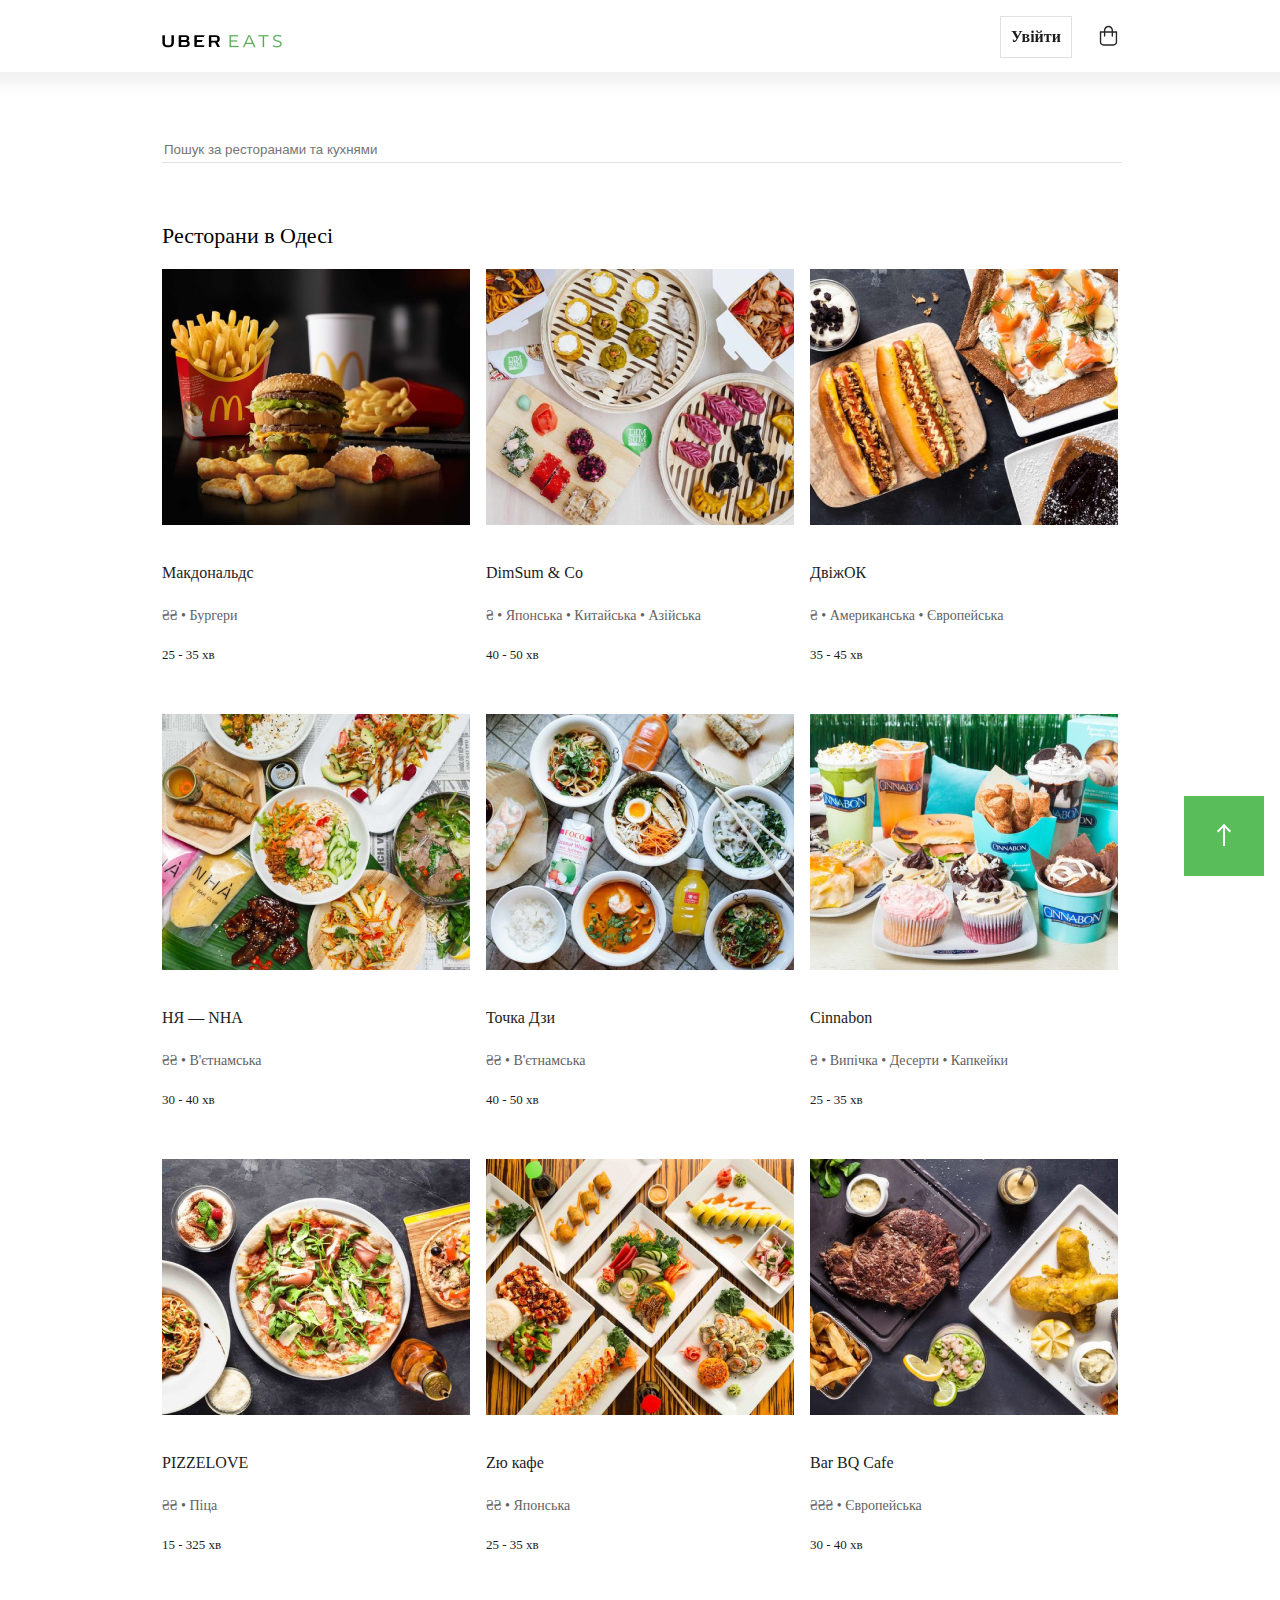
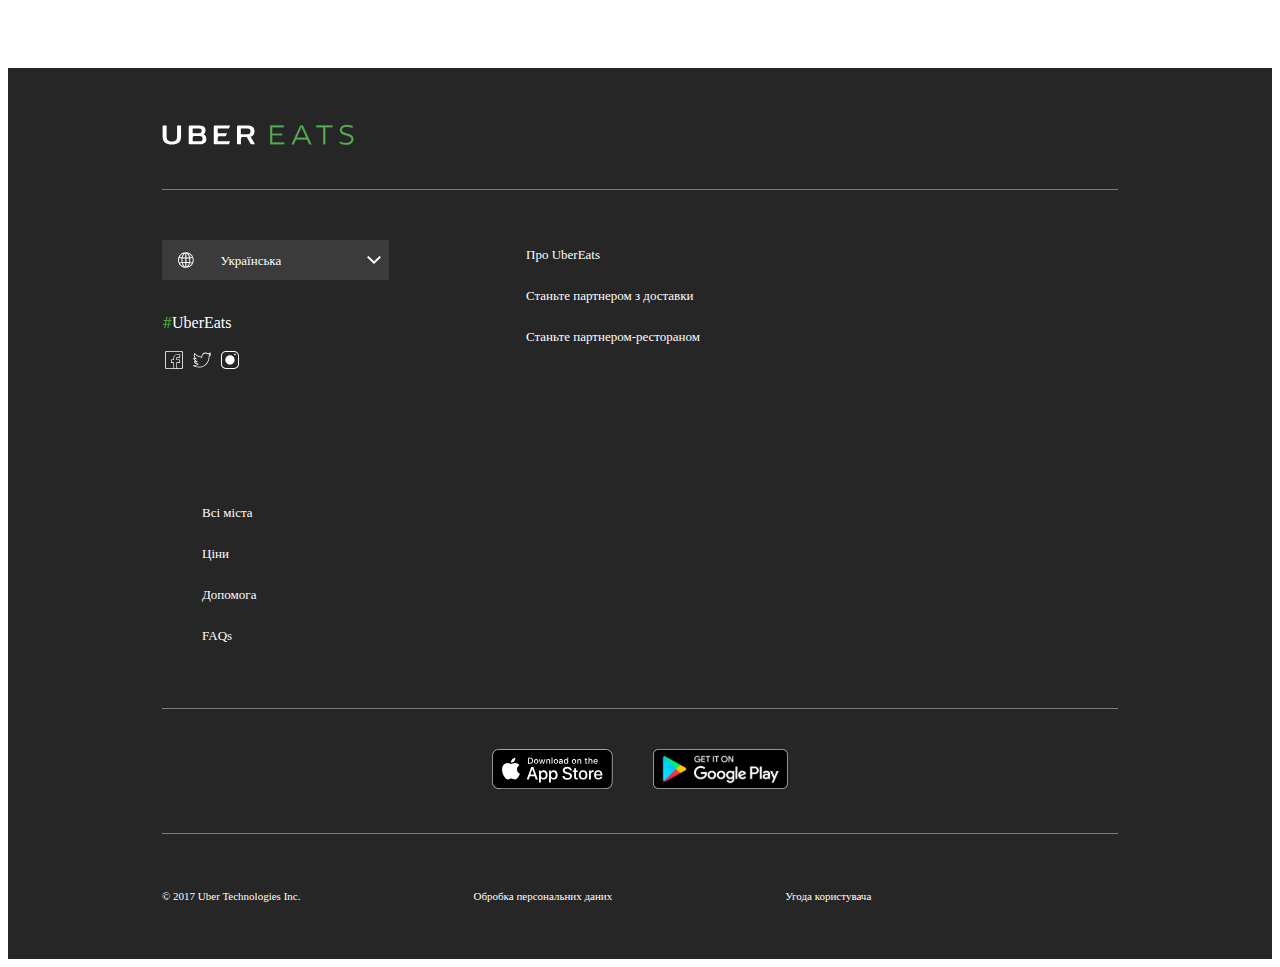
<file: index.html>
<!DOCTYPE html>
<html>
    <head>
        <meta charset="UTF-8">
        <meta http-equiv="X-UA-Compatible" content="IE=edge">
        <meta name="viewport" content="width=device-width, initial-scale=1.0">
        <link rel="stylesheet" href="./css/styles.css">
        <title>Uber Eats</title>
    </head>
    <body>
        <!--Header start-->
        <header class="header">
            <div class="wrapper wrapper__header">
                <div class="header__logo">
                    <a href="!#" class="header__link">
                        <img src="./img/svg/logo.svg" alt="Uber Eats">
                    </a>
                </div>
                <div class="header__authorization">
                    <a href="!#" class="header__button">Увійти</a>
                    <a href="!#" class="header__basket">
                        <img src="./img/svg/basket.svg" alt="Basket" class="header__pic">
                    </a>
                </div>
            </div>
        </header>
        <!--Header end-->
        <main>
            <!--Search start-->
            <div class="wrapper search__wrapper">
                <form action="#" class="search-form">
                    <input type="text" class="search-form__input" name="user-like-to-eat" placeholder="Пошук за ресторанами та кухнями">
                </form>
            </div>
            <!--Search end-->

            <!--Restaurants start-->
            <div class="wrapper restaurants__wrapper">
                <h2 class="restaurants__title">Ресторани в Одесі</h2>
                <div class="restaurants__cards">
                    <div class="restaurants__card">
                        <a href="./page_2.html" class="restaurants__card-link">
                            <img src="./img/image_1.jpg" alt="Макдональдс" class="restaurants__card-pic">
                            <p class="restaurants__card-name">Макдональдс</p>
                            <p class="restaurants__card-desc">₴₴ • Бургери</p>
                            <p class="restaurants__card-delivery">25 - 35 хв</p>
                        </a>
                    </div>
                    <div class="restaurants__card">
                        <a href="./page_2.html" class="restaurants__card-link">
                            <img src="./img/image_2.jpg" alt="DimSum & Co" class="restaurants__card-pic">
                            <p class="restaurants__card-name">DimSum & Co</p>
                            <p class="restaurants__card-desc">₴ • Японська • Китайська • Азійська</p>
                            <p class="restaurants__card-delivery">40 - 50 хв</p>
                        </a>
                    </div>
                    <div class="restaurants__card">
                        <a href="./page_2.html" class="restaurants__card-link">
                            <img src="./img/image_3.jpg" alt="ДвіжОК" class="restaurants__card-pic">
                            <p class="restaurants__card-name">ДвіжОК</p>
                            <p class="restaurants__card-desc">₴ • Американська • Європейська</p>
                            <p class="restaurants__card-delivery">35 - 45 хв</p>
                        </a>
                    </div>
                    <div class="restaurants__card">
                        <a href="./page_2.html" class="restaurants__card-link">
                            <img src="./img/image_4.jpg" alt="НЯ — NHA" class="restaurants__card-pic">
                            <p class="restaurants__card-name">НЯ — NHA</p>
                            <p class="restaurants__card-desc">₴₴ • В'єтнамська</p>
                            <p class="restaurants__card-delivery">30 - 40 хв</p>
                        </a>
                    </div>
                    <div class="restaurants__card">
                        <a href="./page_2.html" class="restaurants__card-link">
                            <img src="./img/image_5.jpg" alt="Точка Дзи" class="restaurants__card-pic">
                            <p class="restaurants__card-name">Точка Дзи</p>
                            <p class="restaurants__card-desc">₴₴ • В'єтнамська</p>
                            <p class="restaurants__card-delivery">40 - 50 хв</p>                            
                        </a>                        
                    </div>
                    <div class="restaurants__card">
                        <a href="./page_2.html" class="restaurants__card-link">
                            <img src="./img/image_6.jpg" alt="Cinnabon" class="restaurants__card-pic">
                            <p class="restaurants__card-name">Cinnabon</p>
                            <p class="restaurants__card-desc">₴ • Випічка • Десерти • Капкейки</p>
                            <p class="restaurants__card-delivery">25 - 35 хв</p>
                        </a>
                    </div>
                    <div class="restaurants__card">
                        <a href="./page_2.html" class="restaurants__card-link">
                            <img src="./img/image_7.jpg" alt="PIZZELOVE" class="restaurants__card-pic">
                            <p class="restaurants__card-name">PIZZELOVE</p>
                            <p class="restaurants__card-desc">₴₴ • Піца</p>
                            <p class="restaurants__card-delivery">15 - 325 хв</p>                            
                        </a>                        
                    </div>
                    <div class="restaurants__card">
                        <a href="./page_2.html" class="restaurants__card-link">
                            <img src="./img/image_8.jpg" alt="Zю кафе" class="restaurants__card-pic">
                            <p class="restaurants__card-name">Zю кафе</p>
                            <p class="restaurants__card-desc">₴₴ • Японська</p>
                            <p class="restaurants__card-delivery">25 - 35 хв</p>                            
                        </a>                        
                    </div>
                    <div class="restaurants__card">
                        <a href="./page_2.html" class="restaurants__card-link">
                            <img src="./img/image_9.jpg" alt="Bar BQ Cafe" class="restaurants__card-pic">
                            <p class="restaurants__card-name">Bar BQ Cafe</p>
                            <p class="restaurants__card-desc">₴₴₴ • Європейська</p>
                            <p class="restaurants__card-delivery">30 - 40 хв</p>                            
                        </a>                        
                    </div>
                </div>
            </div>
            <!--Restaurants end-->
        </main>
        <!--Footer start-->
        <footer class="footer">
            <div class="wrapper footer__wrapper">
                <img src="./img/svg/white-logo.svg" alt="Uber Eats" class="footer__logo-pic">
                <hr class="footer__hr-line">
                <div class="footer__desc">
                    <div class="footer__desc__social">
                        <div class="footer__lang">
                            <img src="./img/svg/world.svg" alt="language" class="footer__lang-pic">
                            <p class="footer__lang-text">Українська</p>
                            <img src="./img/svg/Shape.svg" alt="language" class="footer__lang-arrow">
                        </div>
                        <p class="footer__desc__social-text">UberEats</p>
                        <a href="!#" class="footer__desc__social-link">
                            <img src="./img/svg/facebook.svg" alt="Go to Facebook" class="footer__desc__social-pic">
                        </a>
                        <a href="!#" class="footer__desc__social-link">
                            <img src="./img/svg/twitter.svg" alt="Go to Twitter" class="footer__desc__social-pic">
                        </a>
                        <a href="!#" class="footer__desc__social-link">
                            <img src="./img/svg/instagram.svg" alt="Go to Instagram" class="footer__desc__social-pic">
                        </a>
                    </div>
                    <div class="footer__desc__about">
                        <ul class="footer__desc__about-list">
                            <li class="footer__desc__about-item">
                                <a href="!#" class="footer__desc__about-link">Про UberEats</a>
                            </li>
                            <li class="footer__desc__about-item">
                                <a href="!#" class="footer__desc__about-link">Станьте партнером з доставки</a>
                            </li>
                            <li class="footer__desc__about-item">
                                <a href="!#" class="footer__desc__about-link">Станьте партнером-рестораном</a>
                            </li>
                        </ul>
                    </div>
                    <div class="footer__desc__help">
                        <ul class="footer__desc__help-list">
                            <li class="footer__desc__help-item">
                                <a href="!#" class="footer__desc__help-link">Всі міста</a>
                            </li>
                            <li class="footer__desc__help-item">
                                <a href="!#" class="footer__desc__help-link">Ціни</a>
                            </li>
                            <li class="footer__desc__help-item">
                                <a href="!#" class="footer__desc__help-link">Допомога</a>
                            </li>
                            <li class="footer__desc__help-item">
                                <a href="!#" class="footer__desc__help-link">FAQs</a>
                            </li>
                        </ul>
                    </div>
                </div>
                <hr class="footer__hr-line">
                <div class="footer__apps">
                    <a href="!#" class="footer__apps-app">
                        <img src="./img/svg/app_store.svg" alt="App Store" class="footer__apps-app-pic">
                    </a>
                    <a href="!#" class="footer__apps-app">
                        <img src="./img/svg/google_play.svg" alt="Google Play" class="footer__apps-app-pic">
                    </a>
                </div>
                <hr class="footer__hr-line">
                <div class="footer__legal">
                    <ul class="footer__legal-list">
                        <li class="footer__legal-item">© 2017 Uber Technologies Inc.</li>
                        <li class="footer__legal-item">Обробка персональних даних</li>
                        <li class="footer__legal-item">Угода користувача</li>
                    </ul>
                </div>
            </div>
            <div class="wrapper">
                <a href="#" class="top__button"></a>
            </div>            
        </footer>
        <!--Footer start-->
    </body>
</html>
</file>
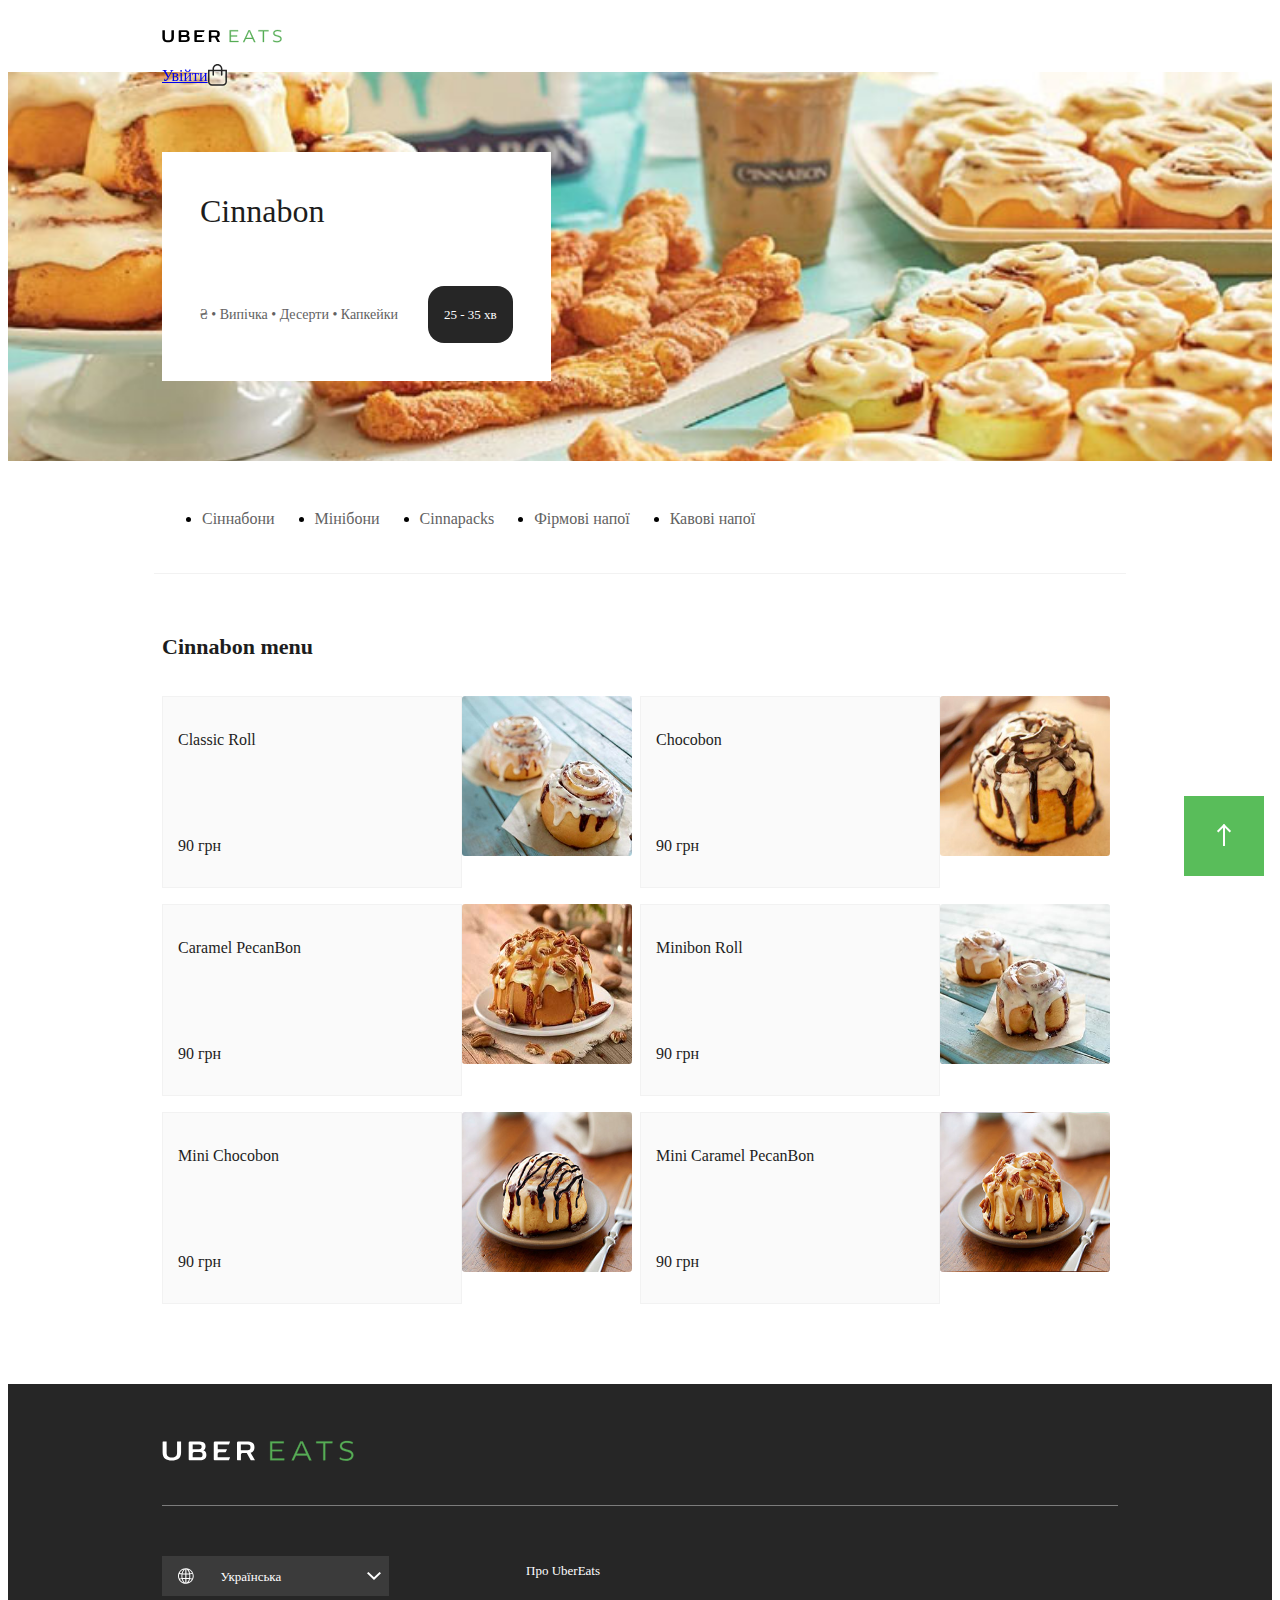
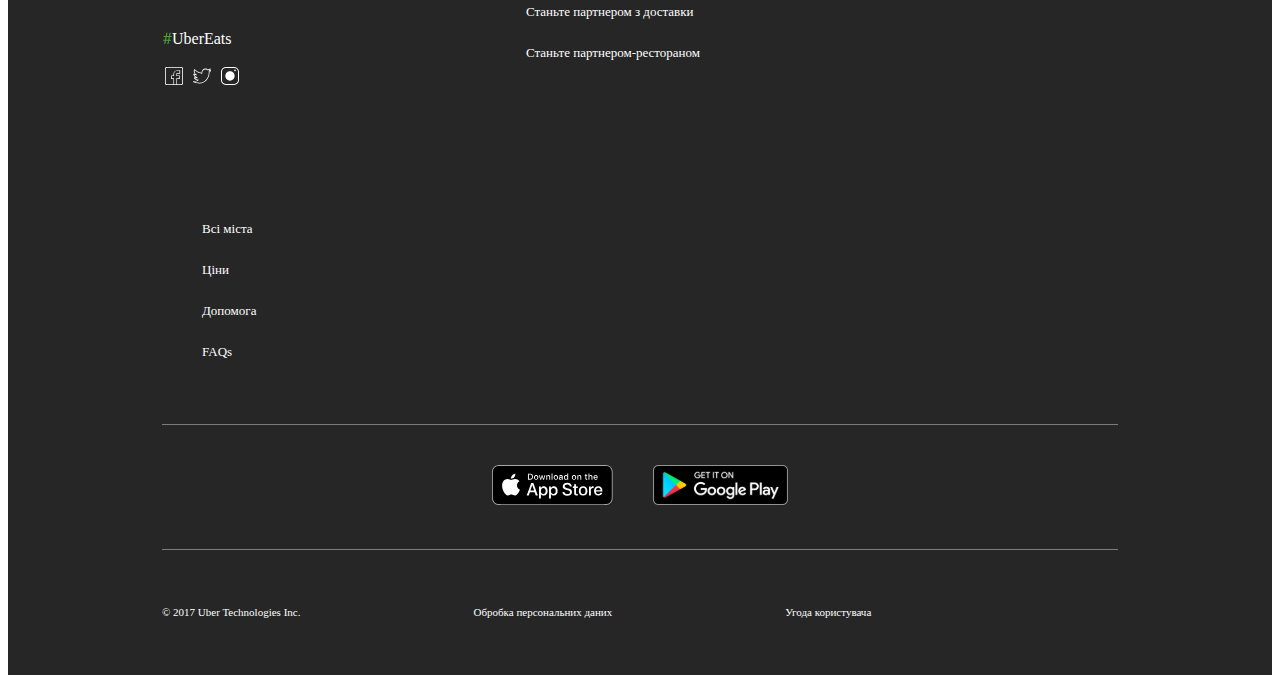
<file: page_2.html>
<!DOCTYPE html>
<html>
    <head>
        <meta charset="UTF-8">
        <meta http-equiv="X-UA-Compatible" content="IE=edge">
        <meta name="viewport" content="width=device-width, initial-scale=1.0">
        <link rel="stylesheet" href="./css/styles.css">
        <title>Uber Eats</title>
    </head>
    <body>
        <!--Header start-->
        <header class="header header_no-shadow">
            <div class="wrapper header__wrapper">
                <div class="header__logo">
                    <a href="!#" class="header__logo-link">
                        <img src="./img/svg/logo.svg" alt="Uber Eats" class="header__logo-pic">
                    </a>
                </div>
                <div class="header__authorization">
                    <a href="!#" class="header__authorization-btn">Увійти</a>
                    <a href="!#" class="header__authorization-basket">
                        <img src="./img/svg/basket.svg" alt="Basket" class="header__authorization-basket-pic">
                    </a>
                </div>
            </div>
        </header>
        <!--Header end-->
        <main>
            <!--Restaurant start-->
                <div class="restaumant__background">
                    <div class="wrapper restaurant__wrapper">
                        <div class="restaurant">
                            <div class="restaurant__title">Cinnabon</div>
                            <div class="restaurant__info">
                                <div class="restaurant__desc">₴ • Випічка • Десерти • Капкейки</div>
                                <div class="restaunat__delivery">
                                    <p class="restaunat__delivery-time">25 - 35 хв</p>
                                </div>
                            </div>
                        </div>
                    </div>
                </div>
            <!--Restaurant end-->

            <!--Menu header start-->
            <div class="wrapper menu__header">
                <nav class="menu__nav">
                    <ul class="menu__header-list">
                        <li class="menu__header-item">
                            <a href="!#" class="menu__header-link">Сіннабони</a>
                        </li>
                        <li class="menu__header-item">
                            <a href="!#" class="menu__header-link">Мінібони</a>
                        </li>
                        <li class="menu__header-item">
                            <a href="!#" class="menu__header-link">Cinnapacks</a>
                        </li>
                        <li class="menu__header-item">
                            <a href="!#" class="menu__header-link">Фірмові напої</a>
                        </li>
                        <li class="menu__header-item">
                            <a href="!#" class="menu__header-link">Кавові напої</a>
                        </li>
                    </ul>
                </nav>                
            </div>
            <!--Menu header end-->

            <!--Menu start-->
            <div class="wrapper menu__wrapper">
                <h2 class="cinnabon-menu__title">Cinnabon menu</h2>
                <div class="cinnabon-menu__cards">
                    <div class="cinnabon-menu__card">
                        <a href="!#" class="cinnabon-menu__card-link">
                            <div class="cinnabon-menu__card-content">
                                <div class="cinnabon-menu__card-info">
                                    <p class="cinnabon-menu__card-title">Classic Roll</p>
                                    <p class="cinnabon-menu__card-price">90 грн</p>
                                </div>
                                <div class="cinnabon-menu__image">
                                    <img src="./img/cinnabon/image_1.jpg" alt="Classic Roll" class="cinnabon-menu__card-pic">
                                </div>
                            </div>                                                        
                        </a>
                    </div>
                    <div class="cinnabon-menu__card">
                        <a href="!#" class="cinnabon-menu__card-link">
                            <div class="cinnabon-menu__card-content">
                                <div class="cinnabon-menu__card-info">
                                    <p class="cinnabon-menu__card-title">Chocobon</p>
                                    <p class="cinnabon-menu__card-price">90 грн</p>
                                </div>
                                <div class="cinnabon-menu__image">
                                    <img src="./img/cinnabon/image_2.jpg" alt="Classic Roll" class="cinnabon-menu__card-pic">
                                </div>
                            </div>                                                        
                        </a>
                    </div>
                    <div class="cinnabon-menu__card">
                        <a href="!#" class="cinnabon-menu__card-link">
                            <div class="cinnabon-menu__card-content">
                                <div class="cinnabon-menu__card-info">
                                    <p class="cinnabon-menu__card-title">Caramel PecanBon</p>
                                    <p class="cinnabon-menu__card-price">90 грн</p>
                                </div>
                                <div class="cinnabon-menu__image">
                                    <img src="./img/cinnabon/image_3.jpg" alt="Classic Roll" class="cinnabon-menu__card-pic">
                                </div>
                            </div>                                                        
                        </a>
                    </div>
                    <div class="cinnabon-menu__card">
                        <a href="!#" class="cinnabon-menu__card-link">
                            <div class="cinnabon-menu__card-content">
                                <div class="cinnabon-menu__card-info">
                                    <p class="cinnabon-menu__card-title">Minibon Roll</p>
                                    <p class="cinnabon-menu__card-price">90 грн</p>
                                </div>
                                <div class="cinnabon-menu__image">
                                    <img src="./img/cinnabon/image_4.jpg" alt="Classic Roll" class="cinnabon-menu__card-pic">
                                </div>
                            </div>                                                        
                        </a>
                    </div>
                    <div class="cinnabon-menu__card">
                        <a href="!#" class="cinnabon-menu__card-link">
                            <div class="cinnabon-menu__card-content">
                                <div class="cinnabon-menu__card-info">
                                    <p class="cinnabon-menu__card-title">Mini Chocobon</p>
                                    <p class="cinnabon-menu__card-price">90 грн</p>
                                </div>
                                <div class="cinnabon-menu__image">
                                    <img src="./img/cinnabon/image_5.jpg" alt="Classic Roll" class="cinnabon-menu__card-pic">
                                </div>
                            </div>                                                        
                        </a>
                    </div>
                    <div class="cinnabon-menu__card">
                        <a href="!#" class="cinnabon-menu__card-link">
                            <div class="cinnabon-menu__card-content">
                                <div class="cinnabon-menu__card-info">
                                    <p class="cinnabon-menu__card-title">Mini Caramel PecanBon</p>
                                    <p class="cinnabon-menu__card-price">90 грн</p>
                                </div>
                                <div class="cinnabon-menu__image">
                                    <img src="./img/cinnabon/image_6.jpg" alt="Classic Roll" class="cinnabon-menu__card-pic">
                                </div>
                            </div>                                                        
                        </a>
                    </div>   
                </div>
            </div>
            <!--Menu end-->
        </main>
        <!--Footer start-->
        <footer class="footer">
            <div class="wrapper footer__wrapper">
                <img src="./img/svg/white-logo.svg" alt="Uber Eats" class="footer__logo-pic">
                <hr class="footer__hr-line">
                <div class="footer__desc">
                    <div class="footer__desc__social">
                        <div class="footer__lang">
                            <img src="./img/svg/world.svg" alt="language" class="footer__lang-pic">
                            <p class="footer__lang-text">Українська</p>
                            <img src="./img/svg/Shape.svg" alt="language" class="footer__lang-arrow">
                        </div>
                        <p class="footer__desc__social-text">UberEats</p>
                        <a href="!#" class="footer__desc__social-link">
                            <img src="./img/svg/facebook.svg" alt="Go to Facebook" class="footer__desc__social-pic">
                        </a>
                        <a href="!#" class="footer__desc__social-link">
                            <img src="./img/svg/twitter.svg" alt="Go to Twitter" class="footer__desc__social-pic">
                        </a>
                        <a href="!#" class="footer__desc__social-link">
                            <img src="./img/svg/instagram.svg" alt="Go to Instagram" class="footer__desc__social-pic">
                        </a>
                    </div>
                    <div class="footer__desc__about">
                        <ul class="footer__desc__about-list">
                            <li class="footer__desc__about-item">
                                <a href="!#" class="footer__desc__about-link">Про UberEats</a>
                            </li>
                            <li class="footer__desc__about-item">
                                <a href="!#" class="footer__desc__about-link">Станьте партнером з доставки</a>
                            </li>
                            <li class="footer__desc__about-item">
                                <a href="!#" class="footer__desc__about-link">Станьте партнером-рестораном</a>
                            </li>
                        </ul>
                    </div>
                    <div class="footer__desc__help">
                        <ul class="footer__desc__help-list">
                            <li class="footer__desc__help-item">
                                <a href="!#" class="footer__desc__help-link">Всі міста</a>
                            </li>
                            <li class="footer__desc__help-item">
                                <a href="!#" class="footer__desc__help-link">Ціни</a>
                            </li>
                            <li class="footer__desc__help-item">
                                <a href="!#" class="footer__desc__help-link">Допомога</a>
                            </li>
                            <li class="footer__desc__help-item">
                                <a href="!#" class="footer__desc__help-link">FAQs</a>
                            </li>
                        </ul>
                    </div>
                </div>
                <hr class="footer__hr-line">
                <div class="footer__apps">
                    <a href="!#" class="footer__apps-app">
                        <img src="./img/svg/app_store.svg" alt="App Store" class="footer__apps-app-pic">
                    </a>
                    <a href="!#" class="footer__apps-app">
                        <img src="./img/svg/google_play.svg" alt="Google Play" class="footer__apps-app-pic">
                    </a>
                </div>
                <hr class="footer__hr-line">
                <div class="footer__legal">
                    <ul class="footer__legal-list">
                        <li class="footer__legal-item">© 2017 Uber Technologies Inc.</li>
                        <li class="footer__legal-item">Обробка персональних даних</li>
                        <li class="footer__legal-item">Угода користувача</li>
                    </ul>
                </div>
            </div>
            <a href="#" class="top__button"></a>
        </footer>
        <!--Footer start-->
    </body>
</html>
</file>
<file: css/styles.css>
.body {
    font-style: normal;
    font-weight: 400;
    margin: 0;
}
.wrapper {
    max-width: 59.75rem;
    margin: 0 auto;
    padding-left: 0.5rem;
    padding-right: 0.5rem;
}

/* Header styles start */
.header {
    position: fixed;
    top: 0;
    left: 0;
    width: 100%;
    height: 4.5rem;
    background: white;
    box-shadow: 0 0 0.8rem 0.8rem #F2F2F2;
    z-index: 999;
}

.wrapper__header {
    display: flex;
    flex-wrap: wrap;
    align-items: center;
    justify-content: space-between;
}
.header__logo {
    padding-top: 1.8rem;
}

.header__authorization {
    display: flex;
    flex-wrap: wrap;
    align-items: center;
    margin-top: 1rem;
}
.header__button {
    display: inline-block;
    width: 4.375rem;
    line-height: 2.5rem;
    border: 1px solid #E0E0E0;
    text-decoration: none;
    text-align: center;
    color: #1D1D1D;
    font-weight: 700;
    margin-right: 27px;
}

.header__pic {
    width: 19px;
    height: 21px;
}
/* Header styles end */

/* Search styles start */
.search-form {
    padding-top: 8rem;
    width: 100%;
}
.search-form__input {
    width: 100%;
    border: 0;
    height: 1.5rem;
    border-bottom: 1px solid #E0E0E0;
    margin-bottom: 3.5rem;
}
/* Search styles end */

/* Restaurants styles start */
.restaurants__title {
    font-weight: normal;
    font-size: 1.375rem;
    line-height: 2.125rem;
    margin-top: 0;
    margin-bottom: 1rem;
}
.restaurants__cards {
    display: grid;
    grid-template-columns: repeat(6, 1fr);
    gap: 1rem;
    margin-bottom: 5rem;
}
.restaurants__card {
    grid-column: span 2;
}
.restaurants__card:hover {
    transform: scale(1.05);
    transition: 0.2s;
}

.restaurants__card-link {
    text-decoration: none;
}
.restaurants__card-pic {
    width: 100%;
    margin-bottom: 1rem;
}
.restaurants__card-name {
    line-height: 1.5rem;
    color: #1D1D1D;
    padding-bottom: 0.25rem;
}
.restaurants__card-desc {
    font-size: 0.875rem;
    line-height: 1.3125rem;
    color: #626262;
    padding-bottom: 0.25rem;
}
.restaurants__card-delivery {
    font-size: 0.8125rem;
    line-height: 1.3125rem;
    color: #1D1D1D;
    padding-bottom: 1.25rem;
}
/* Restaurants styles end */

/* Menu styles start */
.menu__cards {
    display: grid;
    grid-template-columns: repeat(3, 1fr);
    gap: 1rem;
    margin-bottom: 5rem;
}

/* Menu styles end */

/* Footer styles start */
.footer {
    background: #262626;
}
.footer__wrapper {
    padding-top: 3.5rem;
    padding-bottom: 1rem;
}
.footer__logo-pic {
    margin-bottom: 2.5rem;
}
.footer__hr-line {
    height: 1px;
    background: #FFFFFF;
    opacity: 0.4;
    border: 0;
    margin: 0;
}
.footer__desc {
    display: flex;
    flex-wrap: wrap;
    align-items: center;
    justify-content: flex-start;
}
.footer__desc__social {
  padding-top: 2rem;
  padding-bottom: 3.4375rem;
  margin-right: 6.0625rem;
}
.footer__lang {
  display: flex;
  flex-wrap: wrap;
  align-items: center;
  justify-content: space-between;
  width: 14.1875rem;
  height: 2.5rem;
  background: #3B3B3B;
  margin-bottom: 2.0625rem;
}
.footer__lang-pic {
  padding: 12px 16px;
  width: 15.72px;
  height: 15.72px;
}
.footer__lang-text {
  font-size: 0.8125rem;
  line-height: 0.9375rem;
  color: #FFFFFF;
  padding-right: 75px;
}
.footer__lang-arrow {
  width: 14px;
  height: 8px;
  padding: 16px 8px 16px 0;
}
.footer__desc__social-text {
  line-height: 1.1875rem;
  color: #FFFFFF;
  padding-left: 10px;
  margin-bottom: 1rem;
  background: url(../img/svg/gate.svg) no-repeat left center;
}
.footer__desc__social-link {
  text-decoration: none;
  width: 24px;
  height: 24px;
}
.footer__desc__about {
  display: flex;
  flex-direction: column;
  padding-top: 2.4375rem;
  padding-bottom: 4rem;
  margin-right: 8rem;
}
.footer__desc__about-item {
  list-style-type: none;
  padding-bottom: 1.4375rem;
}
.footer__desc__about-link {
  text-decoration: none;
  font-size: 0.8125rem;
  line-height: 0.9375rem;
  color: #FFFFFF;
}
.footer__desc__help {
  display: flex;
  flex-direction: column;
  padding-top: 2.4375rem;
  padding-bottom: 1.5625rem;
  margin-right: 15.0625rem;
}
.footer__desc__help-item {
  list-style-type: none;
  padding-bottom: 1.4375rem;
}
.footer__desc__help-link {
  text-decoration: none;
  font-size: 0.8125rem;
  line-height: 0.9375rem;
  color: #FFFFFF;
}
.footer__apps {
    display: flex;
    flex-wrap: wrap;
    align-items: center;
    justify-content: center;
    padding-top: 2.5rem;
    padding-bottom: 2.5rem;
}
.footer__apps-app {
    text-decoration: none;
    margin-right: 2.5rem;
}
.footer__apps-app:last-child {
    margin-right: 0;
}
.footer__legal-list {
    display: flex;
    flex-wrap: wrap;
    align-items: center;
    justify-content: flex-start;
    padding: 2.5rem 0 0 0;
}
.footer__legal-item {
    list-style-type: none;
    font-size: 0.6875rem;
    line-height: 0.8125rem;
    color: #FFFFFF;
    margin-right: 10.8125rem;
    margin-bottom: 1.5rem;
}
/* Footer styles end */

/* Top button styles start*/
.top__button {
    position: fixed;
    right: 1rem;
    bottom: 1.5rem;
    width: 5rem;
    height: 5rem;
    background: #59BD5A;
}

.top__button:hover, 
.top__button:focus,
.top__button:active {
    filter: brightness(1.15);
}

.top__button::before, 
.top__button::after {
    content: "";
    position: absolute;
    top: 50%;
    left: 50%;
    transform: translate(-50%, -50%);
}

.top__button::before {
    width: 2px;
    height: 20px;

    background-color: white;
}

.top__button::after {
    width: 8px;
    height: 8px;
    transform: translate(-50%, -100%) rotate(45deg);
    border-top: 2px solid white;
    border-left: 2px solid white;
}
/* Top button styles end*/


/* PAGE 2*/

/* Header styles start */
.header_no-shadow {
    box-shadow: none;
}
/* Header styles end */ 

/* Restaurant styles start */
.restaumant__background {
    width: 100%;
    background: url(../img/cinnabon/bg.jpg) no-repeat center;
    background-size: cover;
    margin-top: 4.5rem;
    padding-top: 5rem;
    padding-bottom: 5rem;
}
.restaurant {
    display: flex;
    flex-wrap: wrap;
    background: #FFFFFF;
    max-width: 19.5625rem;
    padding: 2.375rem;
}
.restaurant__title {
    font-size: 2rem;
    line-height: 2.625rem;
    color: #1D1D1D;
    margin-bottom: 3.375rem;
}
.restaurant__info {
    display: flex;
    flex-wrap: wrap;
    align-items: center;
    justify-content: space-between;
}
.restaurant__desc {
    font-size: 0.875rem;
    line-height: 1rem;
    color: #626262;
    margin-right: 30px;
}
.restaunat__delivery {
    padding: 0.5rem 1rem;
    background: #262626;
    border-radius: 1rem;
}
.restaunat__delivery-time {
    font-size: 0.8125rem;
    line-height: 0.9375rem;
    color: #FFFFFF;
}
/* Restaurant styles end */

/* Menu header styles start */
.menu__header {
    padding-top: 2rem;
    padding-bottom: 1.8125rem;
    border-bottom: 1px solid #F2F2F2;
    margin-bottom: 3.5rem;
}
.menu__header-list {
    display: flex;
    flex-wrap: wrap;
}
.menu__header-item {
    margin-right: 2.5rem;
}
.menu__header-item:last-child {
    margin-right: 0;
}
.menu__header-link {
    text-decoration: none;
    line-height: 1.1875rem;
    color: #626262;
}
.menu__header-link:hover, .menu__header-link:active, .menu__header-link:focus {
    color: #327430;
}
/* Menu header styles end */

/* Menu styles start */
.cinnabon-menu__title {
    font-size: 1.375rem;
    line-height: 2.125rem;
    color: #1D1D1D;
    margin-bottom: 2rem;
}
.cinnabon-menu__cards {
    display: grid;
    grid-template-columns: repeat(6, 1fr);
    row-gap: 1rem;
    column-gap: 3.0625;
    margin-bottom: 5rem;
}
.cinnabon-menu__card {
    max-width: 29.375rem;
    grid-column: span 3;
}
.cinnabon-menu__card-link {
    text-decoration: none;
}
.cinnabon-menu__card-content {
    display: flex;
    flex-wrap: wrap;
    justify-content: space-between;
}
.cinnabon-menu__card-info {
    flex: 1 1 auto;
    padding-top: 1rem;
    padding-left: 1rem;
    padding-bottom: 1rem;
    background: url(../img/cinnabon/bg-active.jpg) center;
    max-width: 100%;
    outline: 1px solid #F2F2F2;
    outline-offset: -1px;
}
.cinnabon-menu__card-title {
    line-height: 1.5rem;
    color: #1D1D1D;
    margin-bottom: 5.1875rem;
}
.cinnabon-menu__card-price {
    font-size: 0.9375;
    line-height: 1.3125;
    color:  #1D1D1D;;
}
.cinnabon-menu__card-pic {
    width: 10.625rem;
    height: 10rem;
    border-radius: 0.2rem;
}
.cinnabon-menu__card:hover, .cinnabon-menu__card:focus, .cinnabon-menu__card:active {
    transform: scale(1.03);
    transition: 0.2s;
}
/* Menu styles end */

/* Media styles start */
@media screen and (max-width: 972px) {
    .restaurants__cards {
        margin-bottom: 3rem;
    }
    .restaurants__card {
        grid-column: span 3;
    }
    .cinnabon-menu__card {
        grid-column: span 6;
        max-width: 100%;
    }
    .restaurant {
        max-width: 20.75rem;
        padding: 2.375rem 3.25rem 2.375rem 3rem;
    }
    .footer__desc__social {
        margin-right: 3.75rem;
    }
    .footer__desc__about {
        margin-right: 5rem;
    }
    .footer__desc__help {
        padding-top: 0;
    }
    .footer__legal-item {
        margin-right: 6.625rem;
    }
}
@media screen and (max-width: 414px) {
    .restaumant__background {
        height: 15.9375rem;
        padding: 0;
    }
    .restaurant__wrapper {
        display: flex;
        justify-content: center;
        transform: translateY(70%);
    }
    .restaurant {
        max-width: 13.125rem;
        padding: 1.5rem 3.0625rem;
        align-items: center;
        justify-content: center;
        box-shadow: 0 0 0.3rem 0.3rem #F2F2F2;
    }
    .restaurant__info {
        justify-content: center;
    }
    .restaurant__title {
        margin-bottom: 2.5rem;
    }
    .restaurant__desc {
        margin-bottom: 1rem;
        margin-right: 0;
    }
    .restaurants__card {
        grid-column: span 6;
    }
    .footer__desc__social {
        padding-bottom: 2.4375rem;
    }
    .footer__desc__about {
        padding-top: 0;
        padding-bottom: 0;
    }
    .menu__header {
        padding-top: 9.125rem;
        padding-bottom: 0.75rem;
        overflow: hidden;
    }
    .menu__header-list {
        align-items: center;
        justify-content: center;
    }
    .menu__header-link {
        font-size: 1.375rem;
        line-height: 2.125rem;
        color: #1D1D1D;
    }
}
/* Media styles end */
</file>
